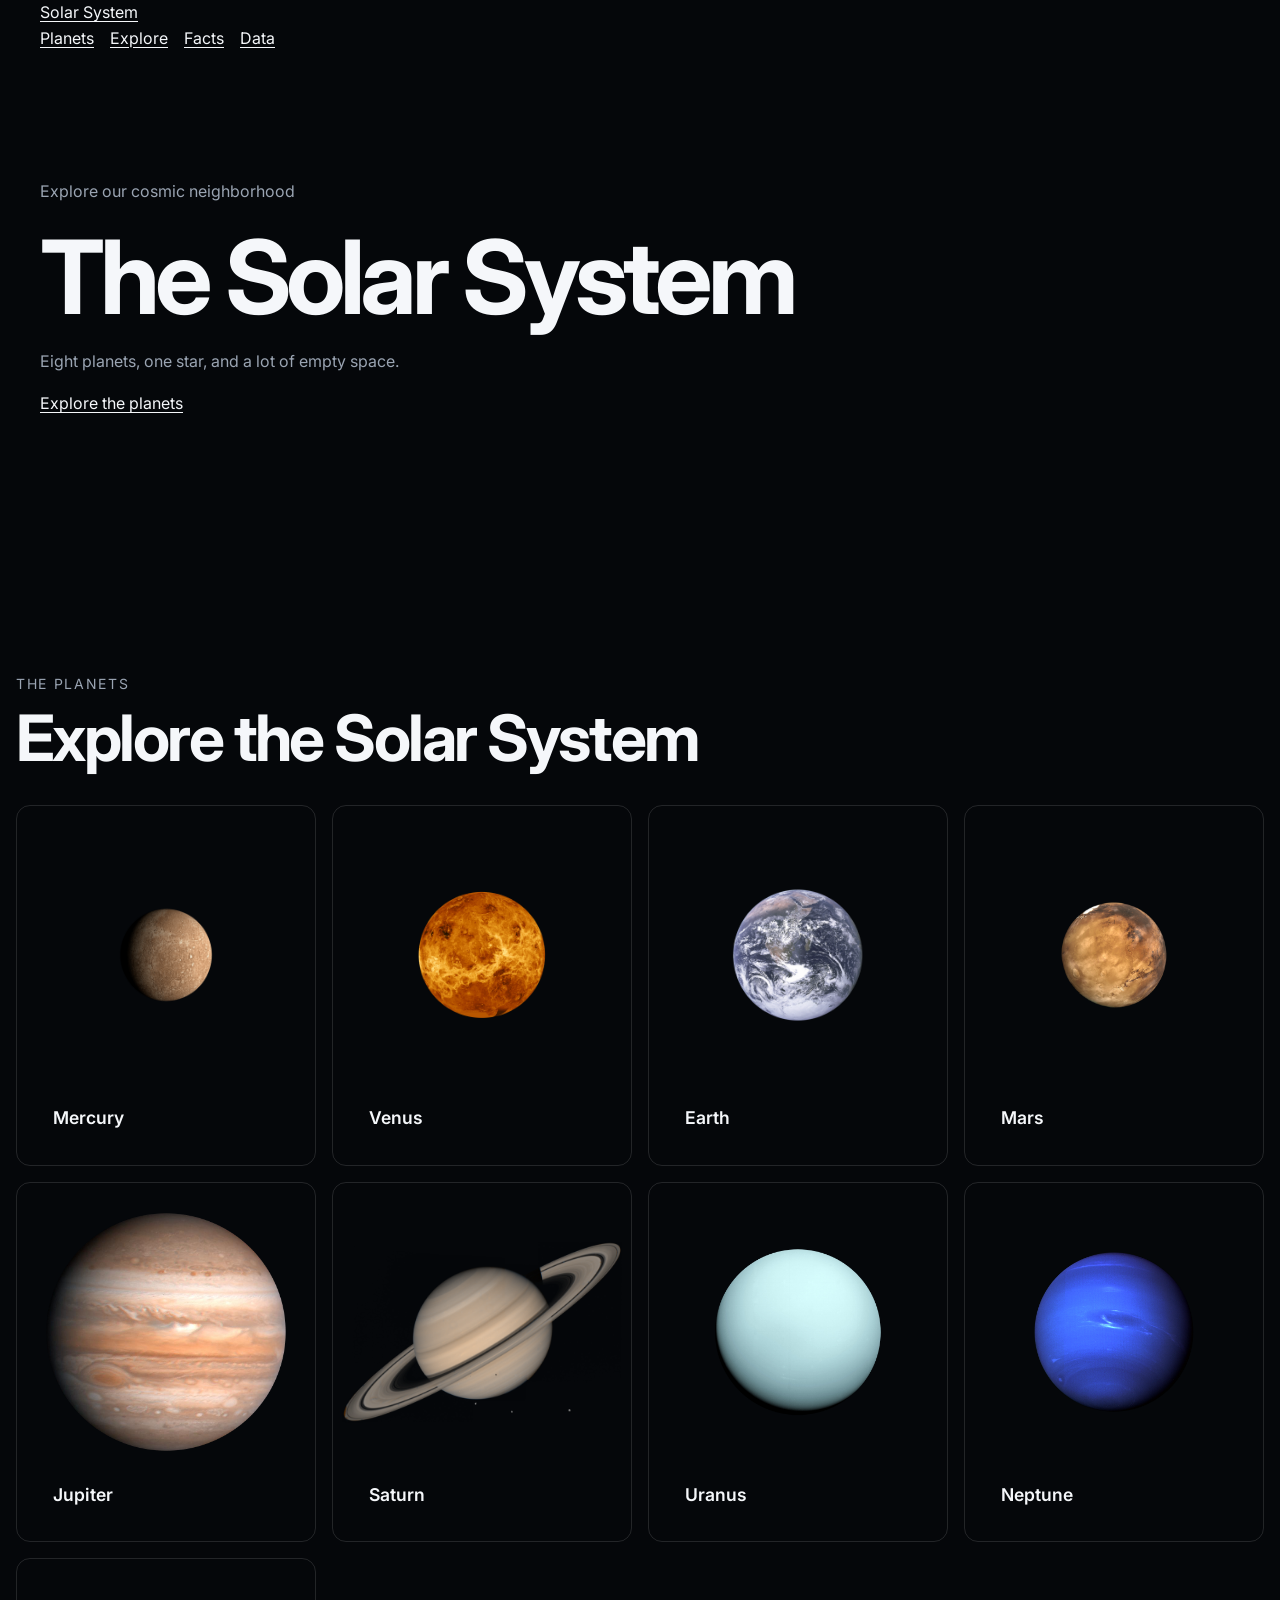
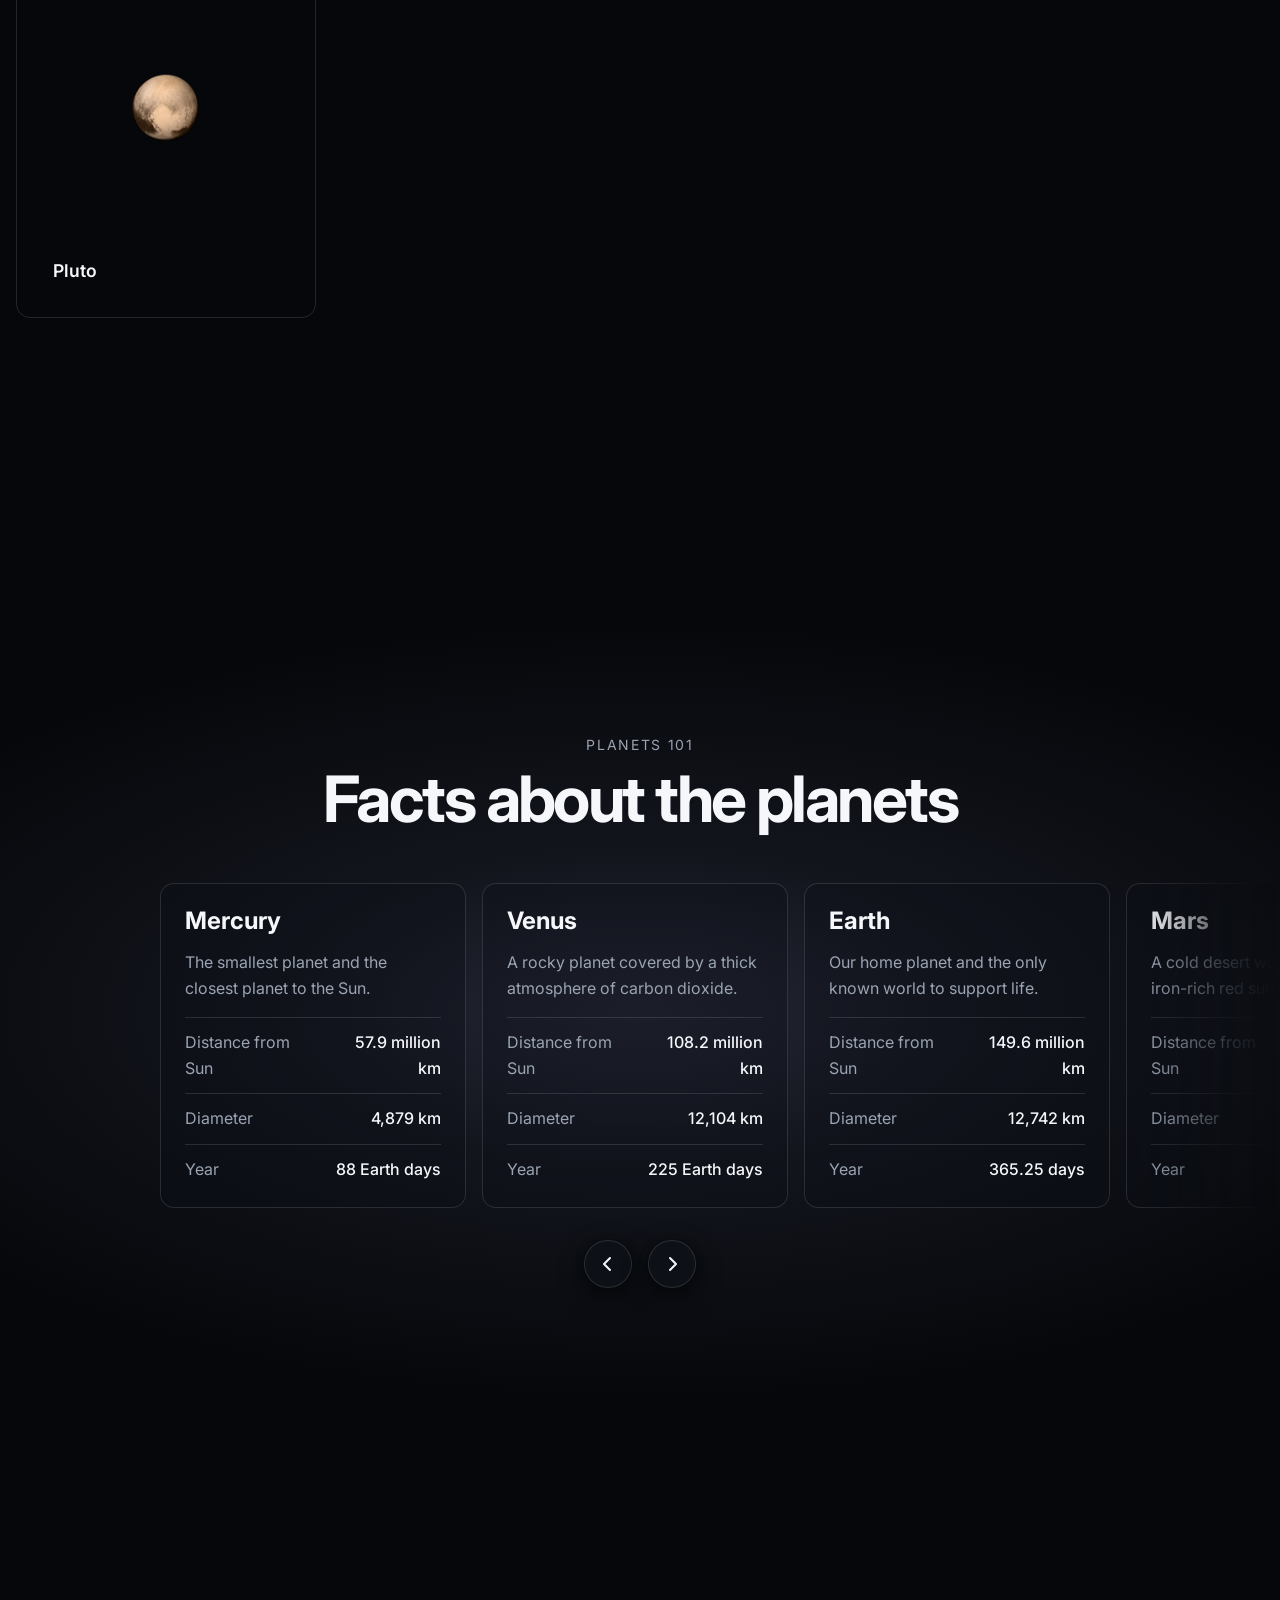
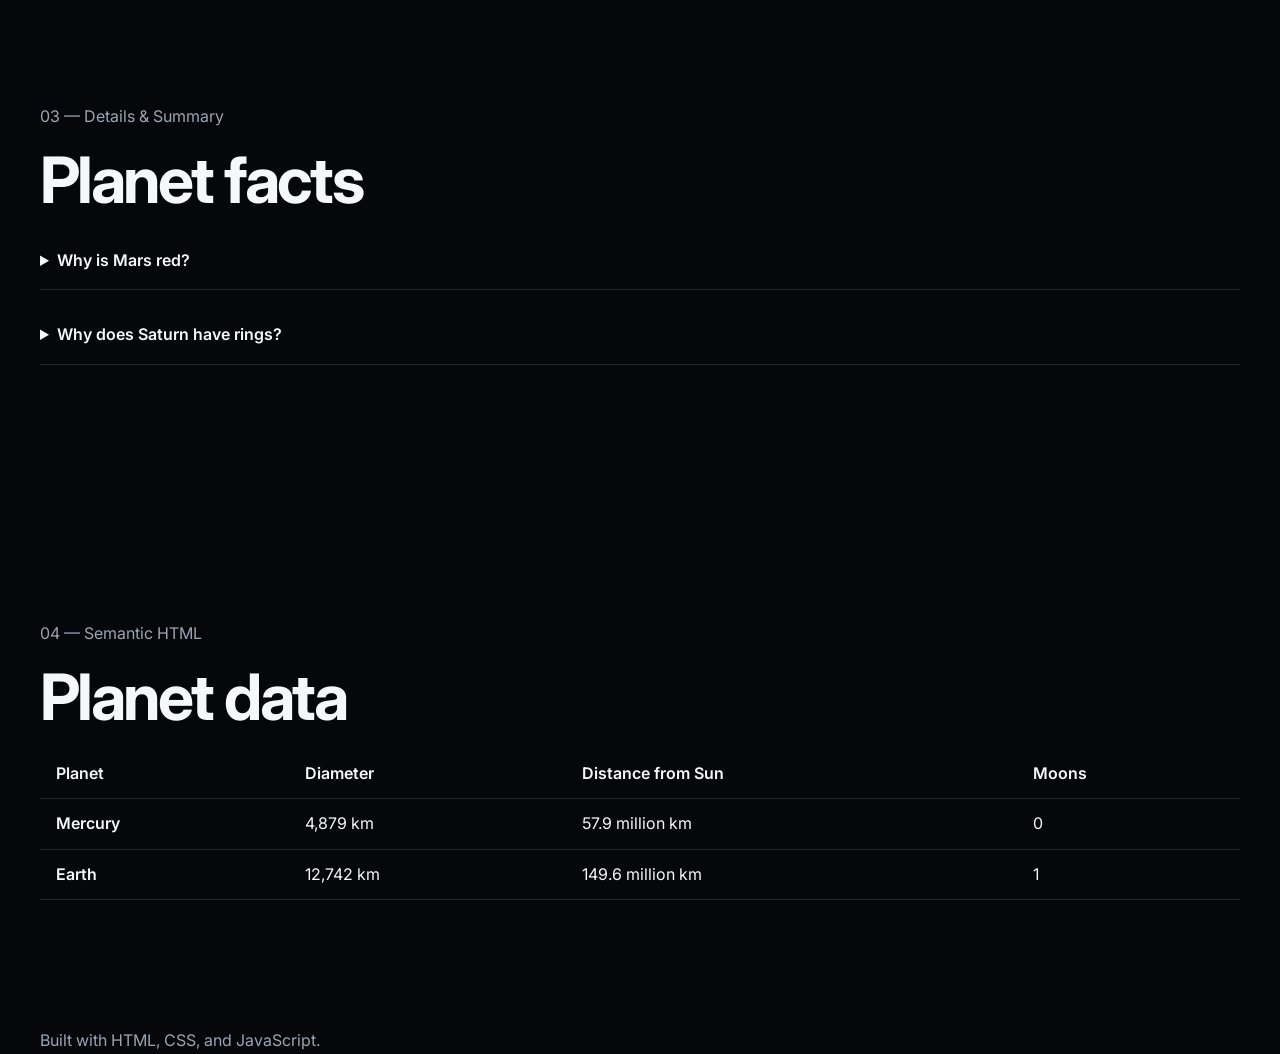
<file: index.html>
<!doctype html>
<html lang="en">
  <head>
    <meta charset="UTF-8" />

    <meta name="viewport" content="width=device-width, initial-scale=1.0" />

    <meta
      name="description"
      content="An interactive Solar System website demonstrating modern HTML, CSS, and JavaScript techniques."
    />

    <title>Solar System</title>

    <link rel="stylesheet" href="styles.css" />
  </head>

  <body>
    <header class="site-header">
      <div class="container">
        <a href="#" class="logo">Solar System</a>

        <nav aria-label="Main navigation">
          <ul class="cluster">
            <li><a href="#planets">Planets</a></li>
            <li><a href="#explore">Explore</a></li>
            <li><a href="#facts">Facts</a></li>
            <li><a href="#data">Data</a></li>
          </ul>
        </nav>
      </div>
    </header>

    <main>
      <section class="hero section">
        <div class="container stack">
          <p>Explore our cosmic neighborhood</p>

          <h1>The Solar System</h1>

          <p>Eight planets, one star, and a lot of empty space.</p>

          <a href="#planets">Explore the planets</a>
        </div>
      </section>

      <section id="planets" class="section">
        <div class="container-xl">
          <header class="section-header">
            <p class="section-label">The planets</p>
            <h2>Explore the Solar System</h2>
          </header>

          <div class="planets-grid">
            <a class="planet-card" href="/mercury.html">
              <figure>
                <img src="img/mercury.png" alt="Mercury" />
                <figcaption>Mercury</figcaption>
              </figure>
            </a>

            <a class="planet-card" href="/venus.html">
              <figure>
                <img src="img/venus.png" alt="Venus" />
                <figcaption>Venus</figcaption>
              </figure>
            </a>

            <a class="planet-card" href="/earth.html">
              <figure>
                <img src="img/earth.png" alt="Earth" />
                <figcaption>Earth</figcaption>
              </figure>
            </a>

            <a class="planet-card" href="/mars.html">
              <figure>
                <img src="img/mars.png" alt="Mars" />
                <figcaption>Mars</figcaption>
              </figure>
            </a>

            <a class="planet-card" href="/jupiter.html">
              <figure>
                <img src="img/jupiter.png" alt="Jupiter" />
                <figcaption>Jupiter</figcaption>
              </figure>
            </a>

            <a class="planet-card" href="/saturn.html">
              <figure>
                <img src="img/saturn.png" alt="Saturn" />
                <figcaption>Saturn</figcaption>
              </figure>
            </a>

            <a class="planet-card" href="/uranus.html">
              <figure>
                <img src="img/uranus.png" alt="Uranus" />
                <figcaption>Uranus</figcaption>
              </figure>
            </a>

            <a class="planet-card" href="/neptune.html">
              <figure>
                <img src="img/neptune.png" alt="Neptune" />
                <figcaption>Neptune</figcaption>
              </figure>
            </a>

            <a class="planet-card" href="/pluto.html">
              <figure>
                <img src="img/pluto.png" alt="Pluto" />
                <figcaption>Pluto</figcaption>
              </figure>
            </a>
          </div>
        </div>
      </section>

      <section class="section">
        <div class="container-xxl scrollsnap-xxl-container">
          <div class="container-xl scrollsnap-header">
            <header class="section-header">
              <p class="section-label">Planets 101</p>
              <h2>Facts about the planets</h2>
            </header>
          </div>

          <div class="planet-scroller-wrapper">
            <div class="planet-scroller">
              <article class="planet-info-card">
                <h3>Mercury</h3>
                <p>The smallest planet and the closest planet to the Sun.</p>

                <dl>
                  <div>
                    <dt>Distance from Sun</dt>
                    <dd>57.9 million km</dd>
                  </div>
                  <div>
                    <dt>Diameter</dt>
                    <dd>4,879 km</dd>
                  </div>
                  <div>
                    <dt>Year</dt>
                    <dd>88 Earth days</dd>
                  </div>
                </dl>
              </article>

              <article class="planet-info-card">
                <h3>Venus</h3>
                <p>
                  A rocky planet covered by a thick atmosphere of carbon
                  dioxide.
                </p>

                <dl>
                  <div>
                    <dt>Distance from Sun</dt>
                    <dd>108.2 million km</dd>
                  </div>
                  <div>
                    <dt>Diameter</dt>
                    <dd>12,104 km</dd>
                  </div>
                  <div>
                    <dt>Year</dt>
                    <dd>225 Earth days</dd>
                  </div>
                </dl>
              </article>

              <article class="planet-info-card">
                <h3>Earth</h3>
                <p>Our home planet and the only known world to support life.</p>

                <dl>
                  <div>
                    <dt>Distance from Sun</dt>
                    <dd>149.6 million km</dd>
                  </div>
                  <div>
                    <dt>Diameter</dt>
                    <dd>12,742 km</dd>
                  </div>
                  <div>
                    <dt>Year</dt>
                    <dd>365.25 days</dd>
                  </div>
                </dl>
              </article>

              <article class="planet-info-card">
                <h3>Mars</h3>
                <p>A cold desert world known for its iron-rich red surface.</p>

                <dl>
                  <div>
                    <dt>Distance from Sun</dt>
                    <dd>227.9 million km</dd>
                  </div>
                  <div>
                    <dt>Diameter</dt>
                    <dd>6,779 km</dd>
                  </div>
                  <div>
                    <dt>Year</dt>
                    <dd>687 Earth days</dd>
                  </div>
                </dl>
              </article>

              <article class="planet-info-card">
                <h3>Jupiter</h3>
                <p>
                  The largest planet in the Solar System and a massive gas
                  giant.
                </p>

                <dl>
                  <div>
                    <dt>Distance from Sun</dt>
                    <dd>778.5 million km</dd>
                  </div>
                  <div>
                    <dt>Diameter</dt>
                    <dd>139,820 km</dd>
                  </div>
                  <div>
                    <dt>Year</dt>
                    <dd>11.86 Earth years</dd>
                  </div>
                </dl>
              </article>

              <article class="planet-info-card">
                <h3>Saturn</h3>
                <p>
                  A gas giant best known for its extensive system of icy rings.
                </p>

                <dl>
                  <div>
                    <dt>Distance from Sun</dt>
                    <dd>1.43 billion km</dd>
                  </div>
                  <div>
                    <dt>Diameter</dt>
                    <dd>116,460 km</dd>
                  </div>
                  <div>
                    <dt>Year</dt>
                    <dd>29.5 Earth years</dd>
                  </div>
                </dl>
              </article>

              <article class="planet-info-card">
                <h3>Uranus</h3>
                <p>An ice giant that rotates almost completely on its side.</p>

                <dl>
                  <div>
                    <dt>Distance from Sun</dt>
                    <dd>2.87 billion km</dd>
                  </div>
                  <div>
                    <dt>Diameter</dt>
                    <dd>50,724 km</dd>
                  </div>
                  <div>
                    <dt>Year</dt>
                    <dd>84 Earth years</dd>
                  </div>
                </dl>
              </article>

              <article class="planet-info-card">
                <h3>Neptune</h3>
                <p>
                  A distant blue ice giant with some of the fastest winds known.
                </p>

                <dl>
                  <div>
                    <dt>Distance from Sun</dt>
                    <dd>4.5 billion km</dd>
                  </div>
                  <div>
                    <dt>Diameter</dt>
                    <dd>49,244 km</dd>
                  </div>
                  <div>
                    <dt>Year</dt>
                    <dd>164.8 Earth years</dd>
                  </div>
                </dl>
              </article>

              <article class="planet-info-card">
                <h3>Pluto</h3>
                <p>
                  A dwarf planet in the Kuiper Belt beyond the orbit of Neptune.
                </p>

                <dl>
                  <div>
                    <dt>Distance from Sun</dt>
                    <dd>5.9 billion km</dd>
                  </div>
                  <div>
                    <dt>Diameter</dt>
                    <dd>2,377 km</dd>
                  </div>
                  <div>
                    <dt>Year</dt>
                    <dd>248 Earth years</dd>
                  </div>
                </dl>
              </article>
            </div>
            <div class="scroller-controls">
              <button
                class="scroller-button scroller-button-left"
                type="button"
                aria-label="Scroll planets left"
              >
                <svg
                  xmlns="http://www.w3.org/2000/svg"
                  width="24"
                  height="24"
                  viewBox="0 0 24 24"
                  fill="none"
                  stroke="currentColor"
                  stroke-width="2"
                  stroke-linecap="round"
                  stroke-linejoin="round"
                  aria-hidden="true"
                >
                  <path d="m15 18-6-6 6-6" />
                </svg>
              </button>
              <button
                class="scroller-button scroller-button-right"
                type="button"
                aria-label="Scroll planets right"
              >
                <svg
                  xmlns="http://www.w3.org/2000/svg"
                  width="24"
                  height="24"
                  viewBox="0 0 24 24"
                  fill="none"
                  stroke="currentColor"
                  stroke-width="2"
                  stroke-linecap="round"
                  stroke-linejoin="round"
                  aria-hidden="true"
                >
                  <path d="m9 18 6-6-6-6" />
                </svg>
              </button>
            </div>
          </div>
        </div>
      </section>

      <section id="facts" class="section">
        <div class="container stack">
          <header class="stack">
            <p>03 — Details & Summary</p>
            <h2>Planet facts</h2>
          </header>

          <details>
            <summary>Why is Mars red?</summary>

            <p>
              Iron minerals in the Martian surface oxidize and give the planet
              its reddish appearance.
            </p>
          </details>

          <details>
            <summary>Why does Saturn have rings?</summary>

            <p>
              Saturn's rings are made mostly of ice, rock, and dust orbiting the
              planet.
            </p>
          </details>
        </div>
      </section>

      <section id="data" class="section">
        <div class="container stack">
          <header class="stack">
            <p>04 — Semantic HTML</p>
            <h2>Planet data</h2>
          </header>

          <div class="table-wrapper">
            <table>
              <thead>
                <tr>
                  <th>Planet</th>
                  <th>Diameter</th>
                  <th>Distance from Sun</th>
                  <th>Moons</th>
                </tr>
              </thead>

              <tbody>
                <tr>
                  <th scope="row">Mercury</th>
                  <td>4,879 km</td>
                  <td>57.9 million km</td>
                  <td>0</td>
                </tr>

                <tr>
                  <th scope="row">Earth</th>
                  <td>12,742 km</td>
                  <td>149.6 million km</td>
                  <td>1</td>
                </tr>
              </tbody>
            </table>
          </div>
        </div>
      </section>
    </main>

    <footer class="site-footer">
      <div class="container">
        <p>Built with HTML, CSS, and JavaScript.</p>
      </div>
    </footer>

    <dialog id="planet-dialog">
      <div class="stack">
        <h2>Planet name</h2>

        <p>Planet information goes here.</p>

        <button type="button">Close</button>
      </div>
    </dialog>
    <script>
      const scroller = document.querySelector(".planet-scroller");
      const leftButton = document.querySelector(".scroller-button-left");
      const rightButton = document.querySelector(".scroller-button-right");

      const getScrollAmount = () => {
        const card = scroller.querySelector(".planet-info-card");
        const styles = getComputedStyle(scroller);
        const gap = parseFloat(styles.columnGap);

        return card.getBoundingClientRect().width + gap;
      };

      leftButton.addEventListener("click", () => {
        scroller.scrollBy({
          left: -getScrollAmount(),
          behavior: "smooth",
        });
      });

      rightButton.addEventListener("click", () => {
        scroller.scrollBy({
          left: getScrollAmount(),
          behavior: "smooth",
        });
      });
    </script>
  </body>
</html>
</file>
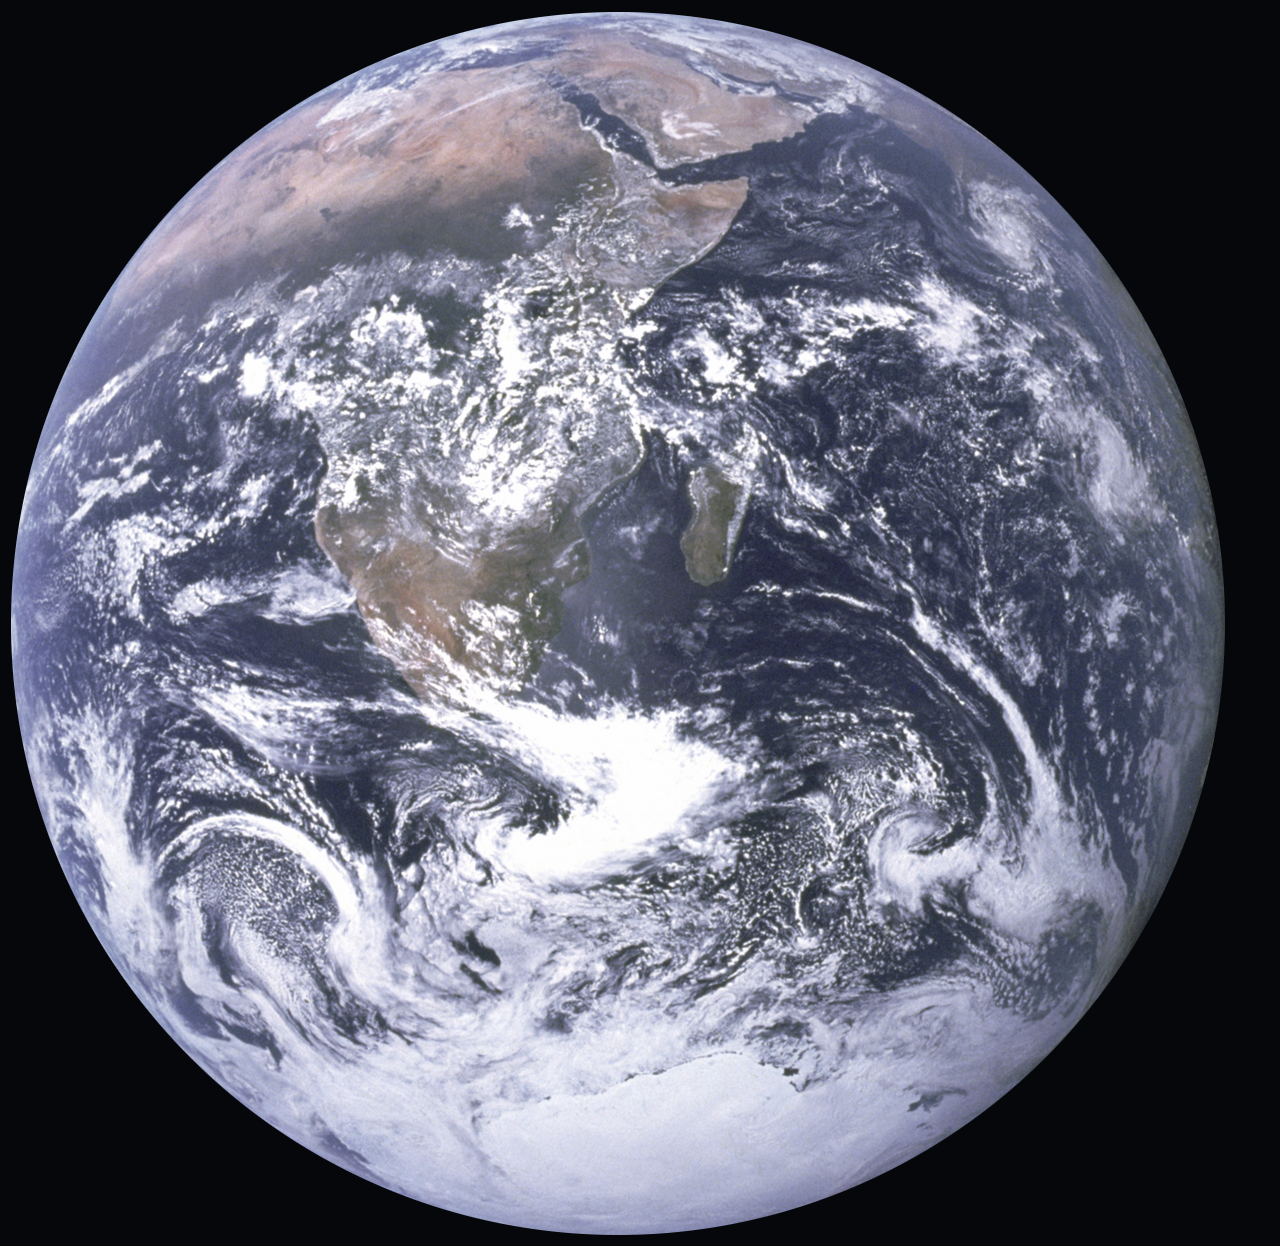
<file: earth.html>
<!doctype html>
<html lang="en">
  <head>
    <meta charset="UTF-8" />
    <meta name="viewport" content="width=device-width, initial-scale=1.0" />
    <title>Document</title>
    <link rel="stylesheet" href="../styles.css" />
  </head>
  <body>
    <img class="earth-big" src="../img/earth.png" alt="Earth" />
  </body>
</html>
</file>
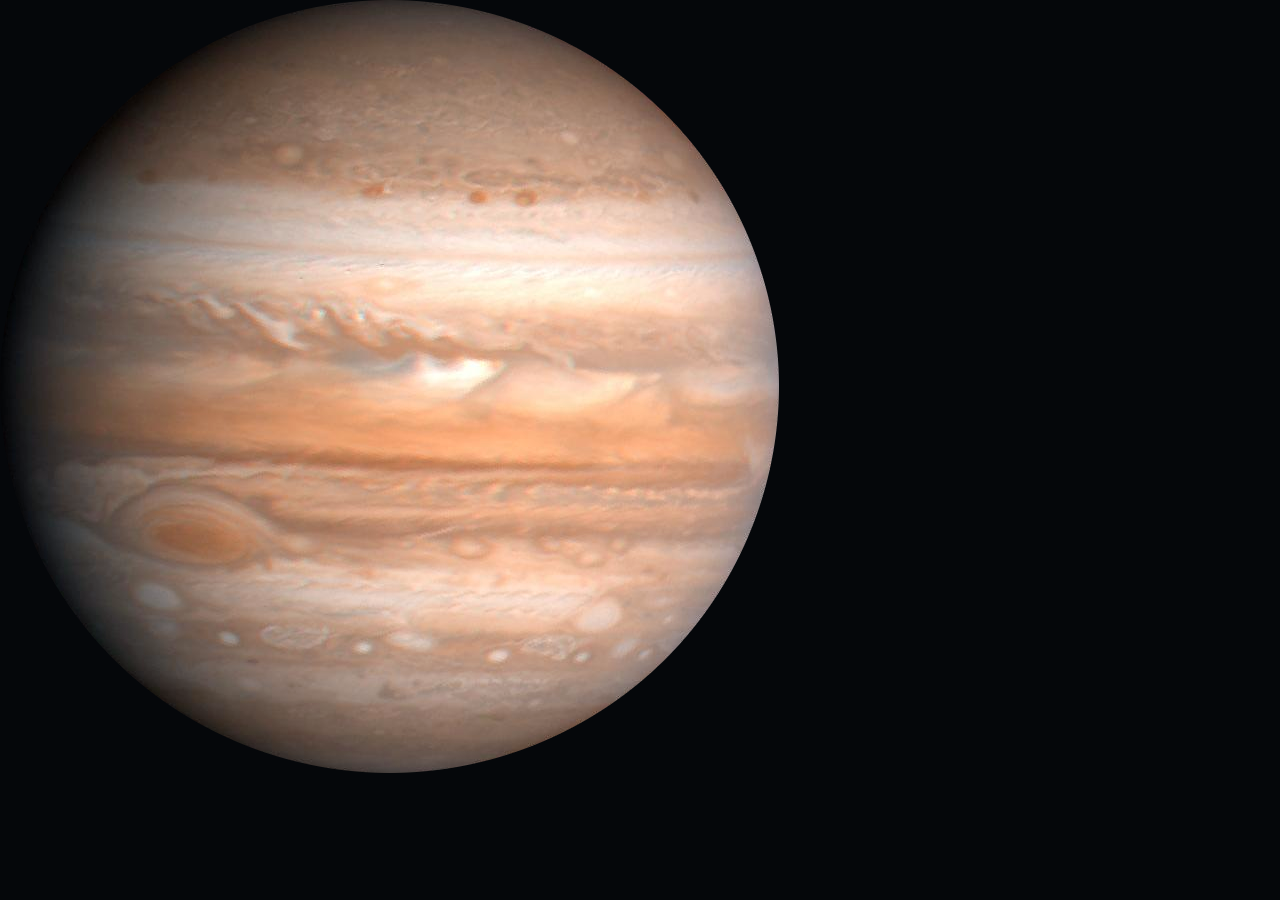
<file: jupiter.html>
<!doctype html>
<html lang="en">
  <head>
    <meta charset="UTF-8" />
    <meta name="viewport" content="width=device-width, initial-scale=1.0" />
    <title>Document</title>
    <link rel="stylesheet" href="../styles.css" />
  </head>
  <body>
    <img class="jupiter-big" src="../img/jupiter.png" alt="Jupiter" />
  </body>
</html>
</file>
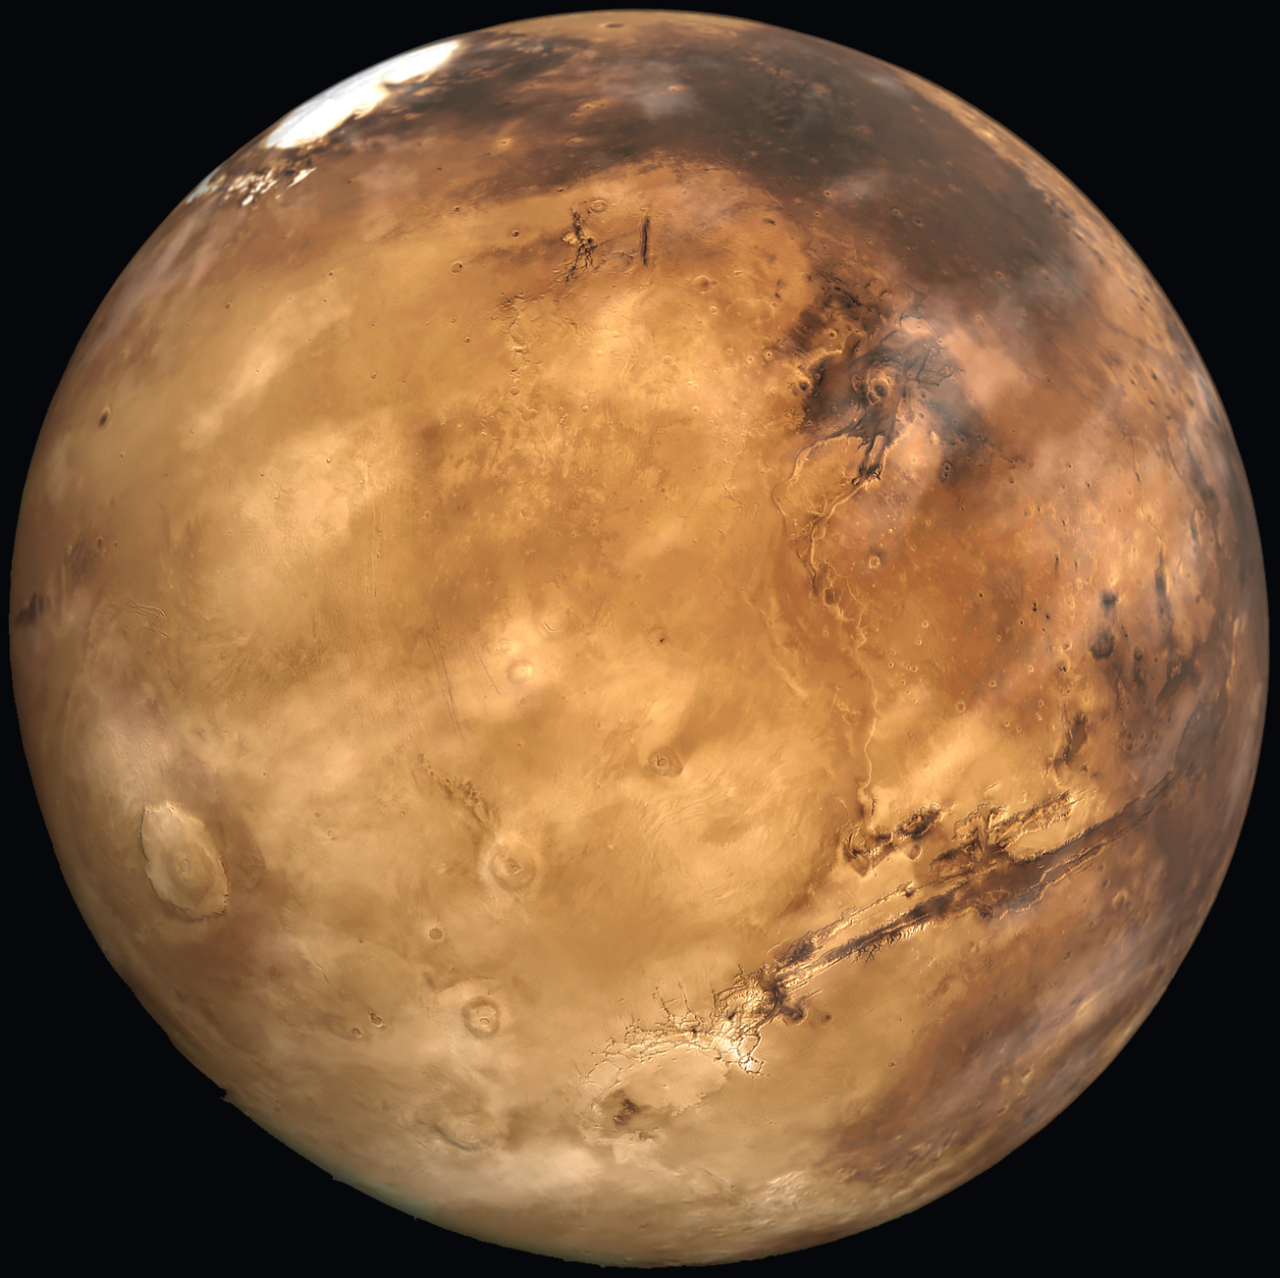
<file: mars.html>
<!doctype html>
<html lang="en">
  <head>
    <meta charset="UTF-8" />
    <meta name="viewport" content="width=device-width, initial-scale=1.0" />
    <title>Document</title>
    <link rel="stylesheet" href="../styles.css" />
  </head>
  <body>
    <img class="mars-big" src="../img/mars.png" alt="Mars" />
  </body>
</html>
</file>
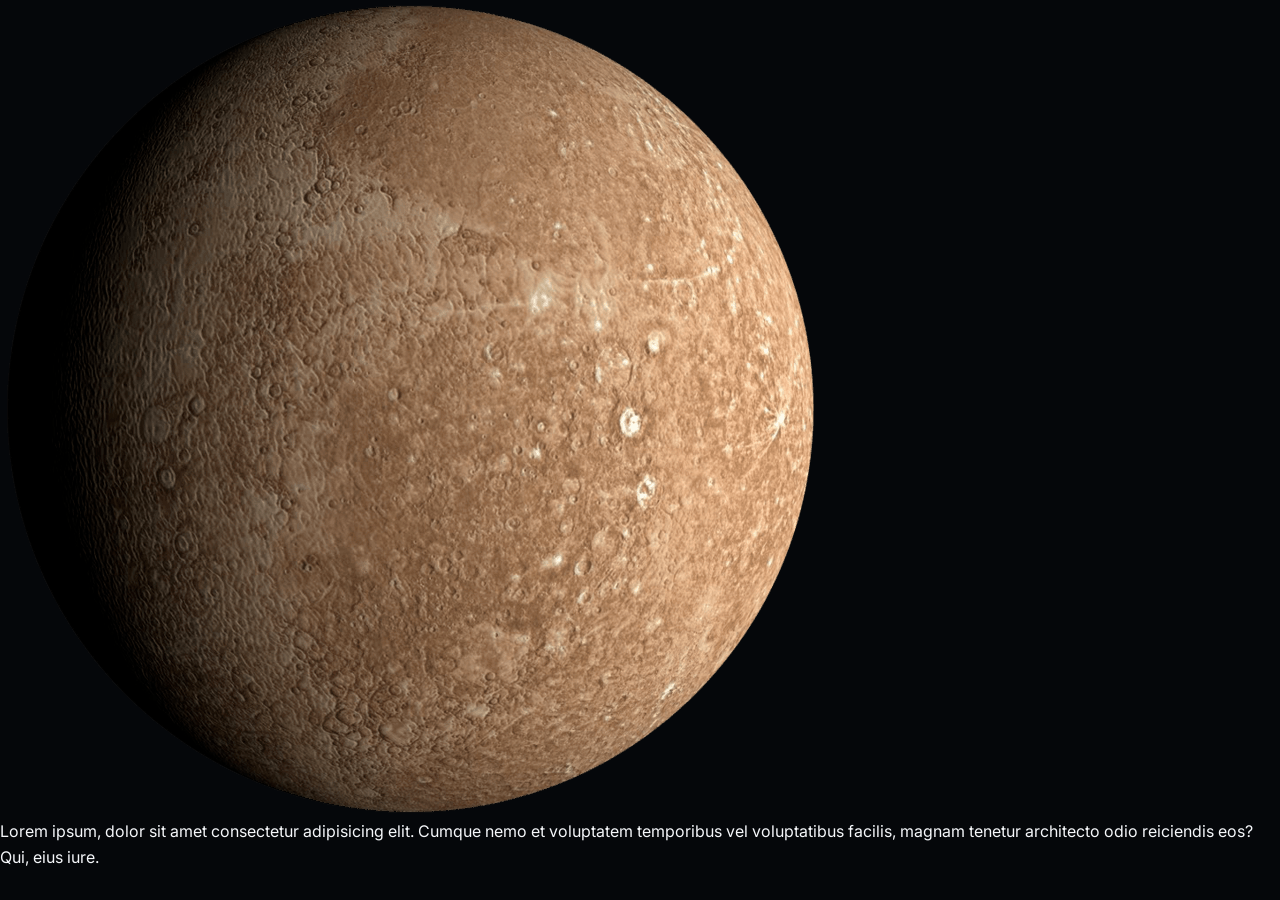
<file: mercury.html>
<!doctype html>
<html lang="en">
  <head>
    <meta charset="UTF-8" />
    <meta name="viewport" content="width=device-width, initial-scale=1.0" />
    <title>Document</title>
    <link rel="stylesheet" href="../styles.css" />
  </head>
  <body>
    <img class="mercury-big" src="../img/mercury.png" alt="Mercury" />
    Lorem ipsum, dolor sit amet consectetur adipisicing elit. Cumque nemo et
    voluptatem temporibus vel voluptatibus facilis, magnam tenetur architecto
    odio reiciendis eos? Qui, eius iure.
  </body>
</html>
</file>
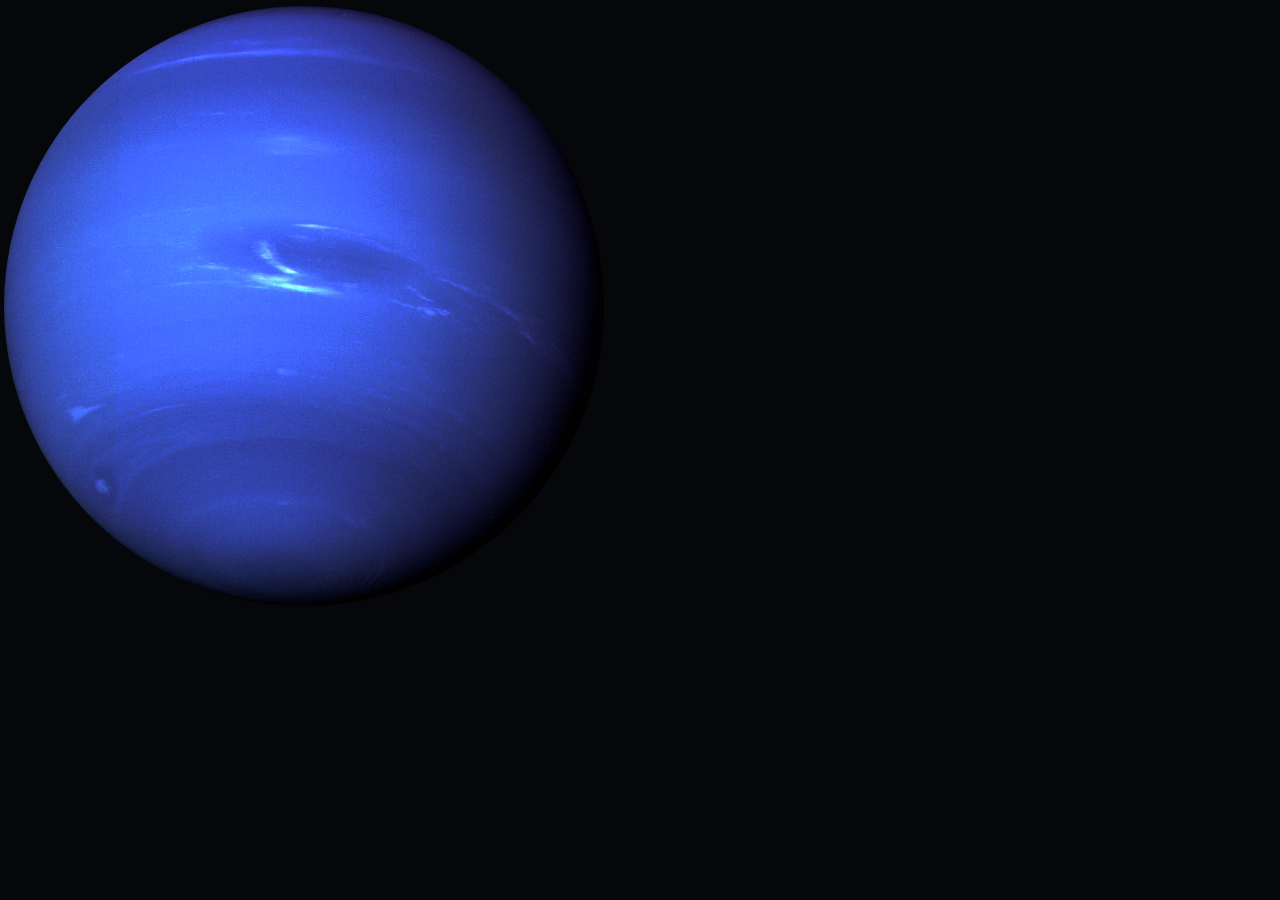
<file: neptune.html>
<!doctype html>
<html lang="en">
  <head>
    <meta charset="UTF-8" />
    <meta name="viewport" content="width=device-width, initial-scale=1.0" />
    <title>Document</title>
    <link rel="stylesheet" href="../styles.css" />
  </head>
  <body>
    <img class="neptune-big" src="../img/neptune.png" alt="Neptune" />
  </body>
</html>
</file>
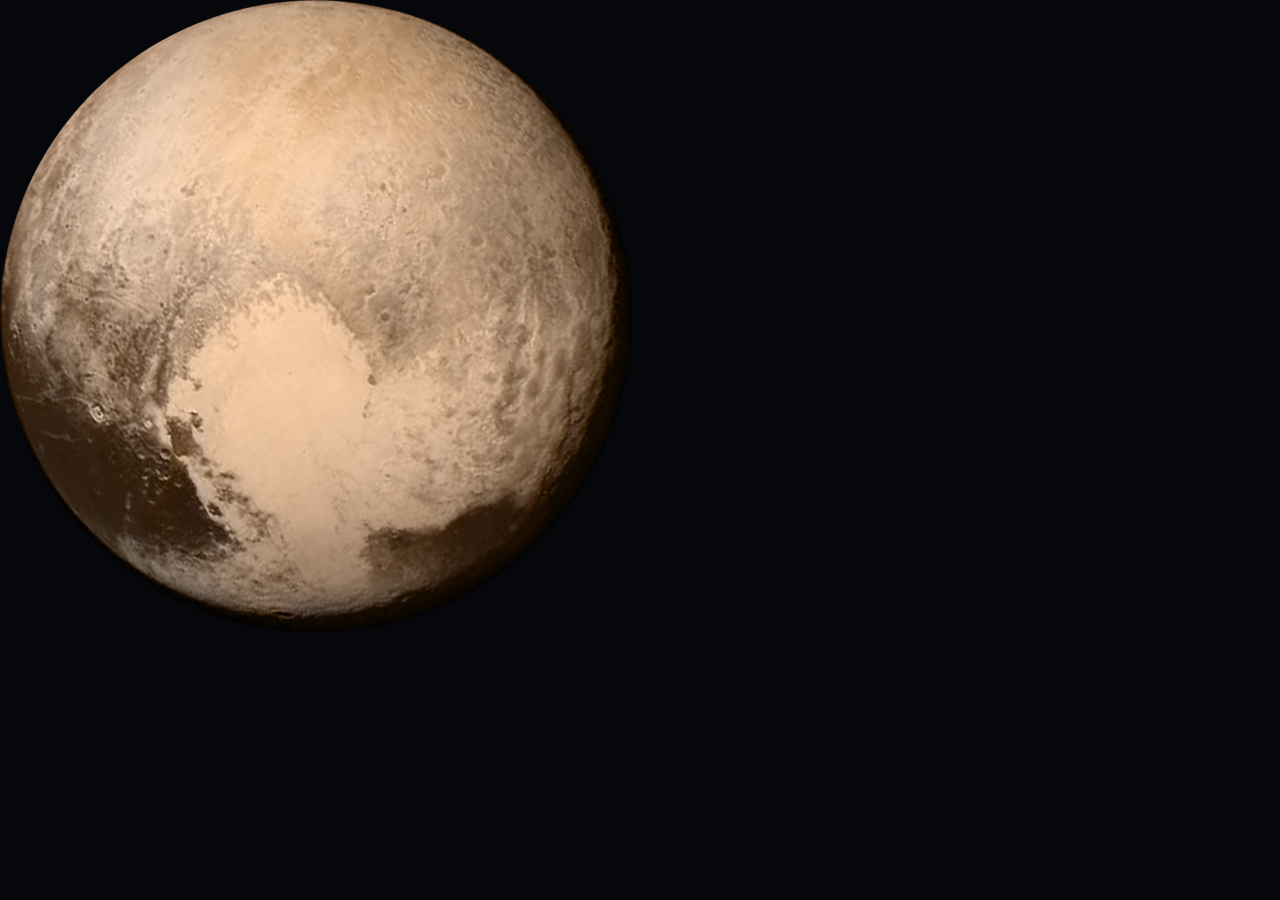
<file: pluto.html>
<!doctype html>
<html lang="en">
  <head>
    <meta charset="UTF-8" />
    <meta name="viewport" content="width=device-width, initial-scale=1.0" />
    <title>Document</title>
    <link rel="stylesheet" href="../styles.css" />
  </head>
  <body>
    <img class="pluto-big" src="../img/pluto.png" alt="Pluto" />
  </body>
</html>
</file>
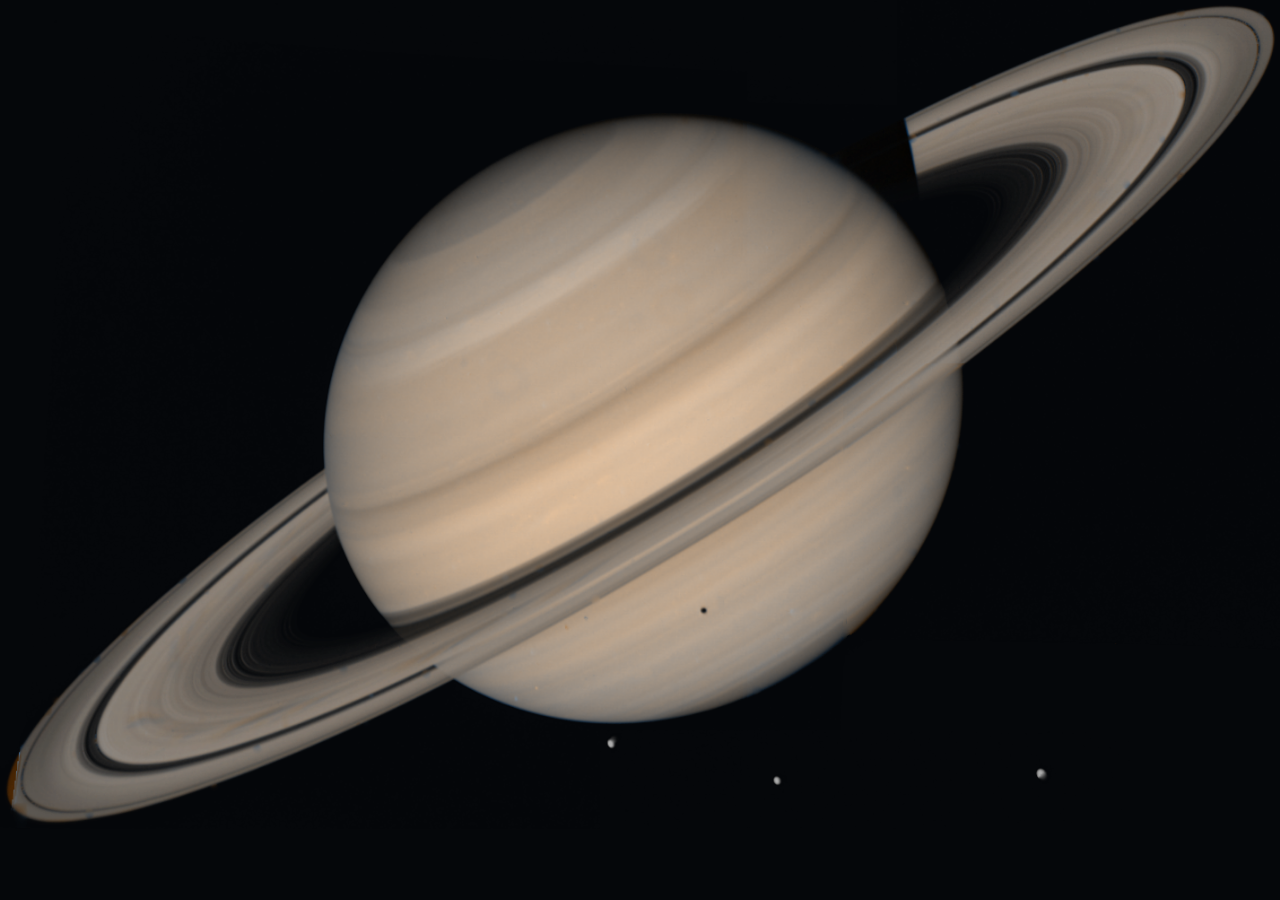
<file: saturn.html>
<!doctype html>
<html lang="en">
  <head>
    <meta charset="UTF-8" />
    <meta name="viewport" content="width=device-width, initial-scale=1.0" />
    <title>Document</title>
    <link rel="stylesheet" href="../styles.css" />
  </head>
  <body>
    <img class="saturn-big" src="../img/saturn.png" alt="Saturn" />
  </body>
</html>
</file>
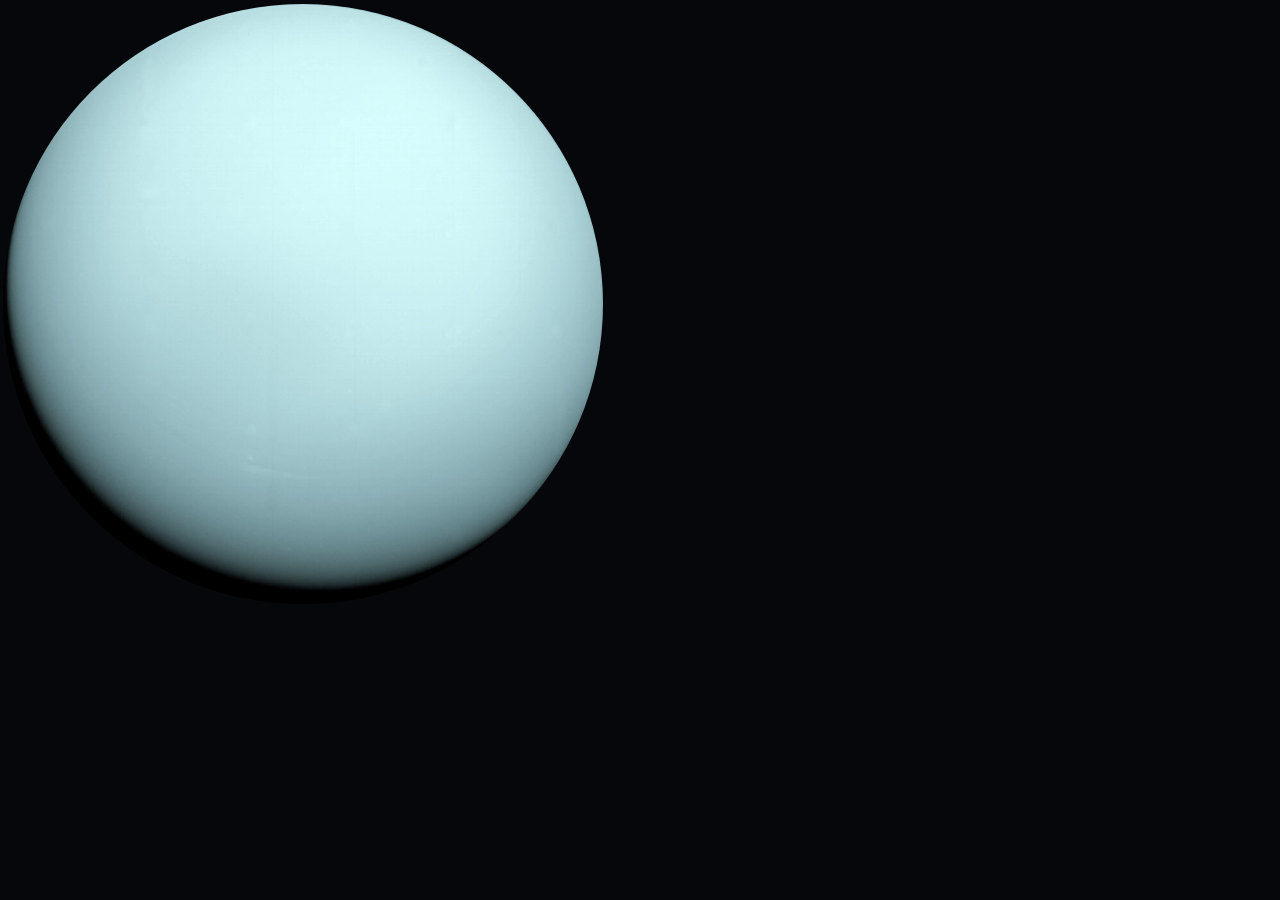
<file: uranus.html>
<!doctype html>
<html lang="en">
  <head>
    <meta charset="UTF-8" />
    <meta name="viewport" content="width=device-width, initial-scale=1.0" />
    <title>Document</title>
    <link rel="stylesheet" href="../styles.css" />
  </head>
  <body>
    <img class="uranus-big" src="../img/uranus.png" alt="Uranus" />
  </body>
</html>
</file>
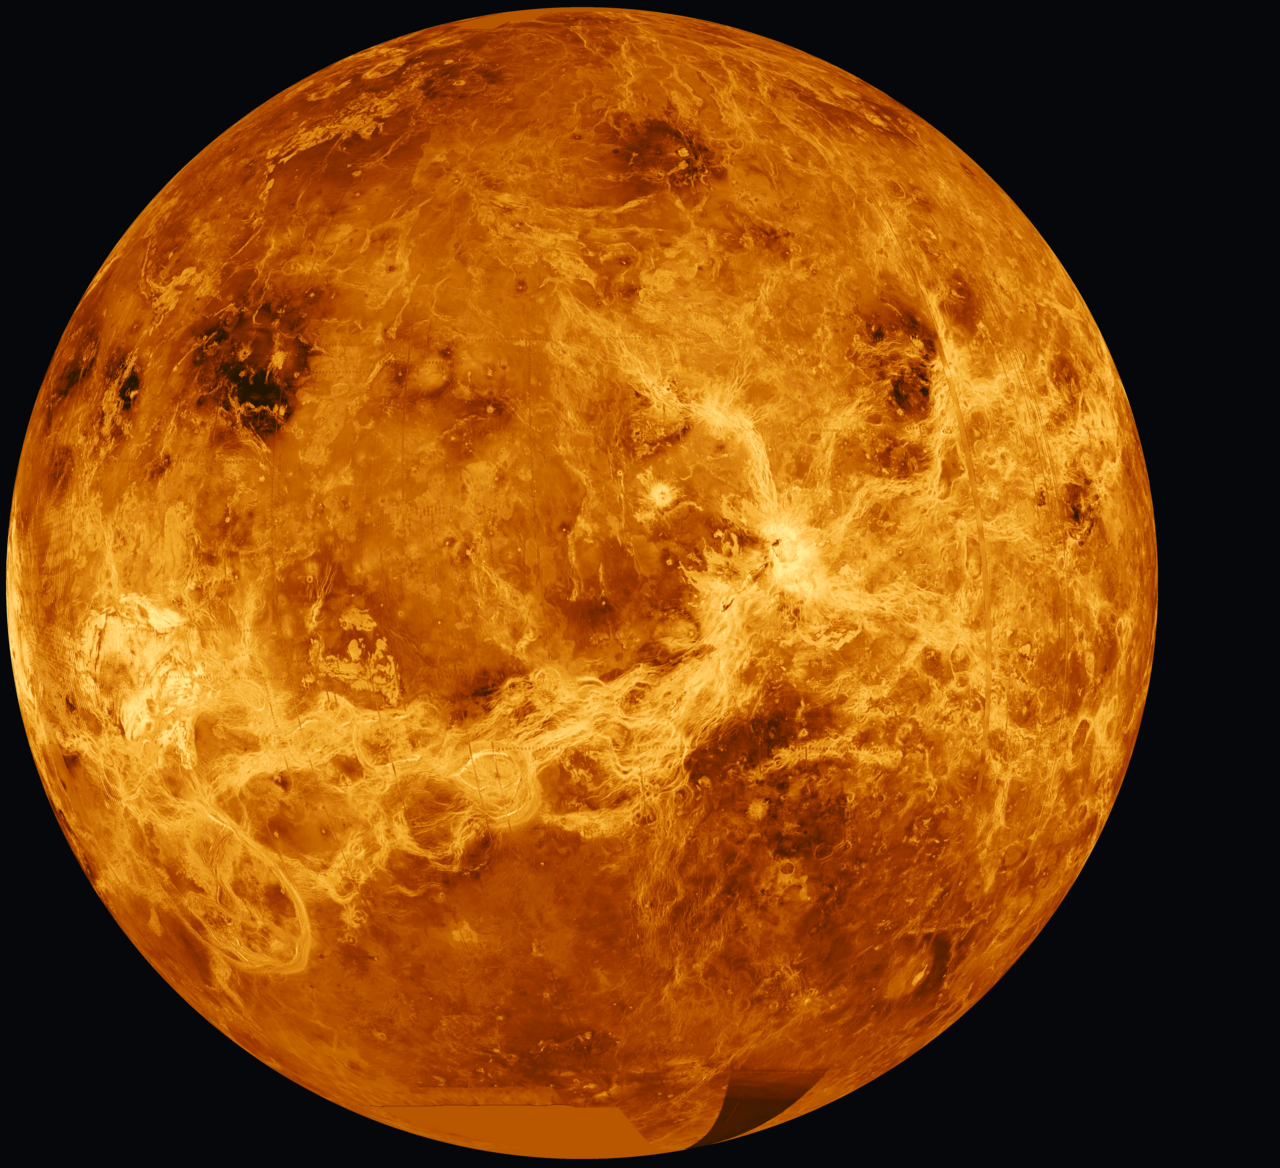
<file: venus.html>
<!doctype html>
<html lang="en">
  <head>
    <meta charset="UTF-8" />
    <meta name="viewport" content="width=device-width, initial-scale=1.0" />
    <title>Document</title>
    <link rel="stylesheet" href="../styles.css" />
  </head>
  <body>
    <img class="venus-big" src="../img/venus.png" alt="Venus" />
  </body>
</html>
</file>
<file: styles.css>
@import url("https://fonts.googleapis.com/css2?family=Inter:wght@400;500;600;700&display=swap");

:root {
  color-scheme: dark;

  --bg: #05070a;
  --surface: #0d1117;
  --surface-soft: #131922;

  --text: #f5f7fa;
  --text-muted: #9aa4b2;
  --border: rgba(255, 255, 255, 0.12);

  --accent: rgb(0, 0, 255);
  --accent-gradient: rgb(183, 183, 250);

  --radius-sm: 0.5rem;
  --radius-md: 0.875rem;
  --radius-lg: 1.5rem;

  --space-xs: 0.5rem;
  --space-sm: 0.75rem;
  --space-md: 1rem;
  --space-lg: 1.5rem;
  --space-xl: 2rem;
  --space-2xl: 4rem;

  --content-width: 1200px;
  --content-width-xl: 1400px;
  --content-width-xxl: 1600px;

  --transition-fast: 150ms ease;
  --transition-normal: 300ms ease;
}

/* Reset */

*,
*::before,
*::after {
  box-sizing: border-box;
}

html {
  scroll-behavior: smooth;
}

body {
  margin: 0;
  min-height: 100vh;

  background: var(--bg);
  color: var(--text);

  font-family:
    "Inter",
    system-ui,
    -apple-system,
    BlinkMacSystemFont,
    "Segoe UI",
    sans-serif;

  font-size: 1rem;
  line-height: 1.6;

  -webkit-font-smoothing: antialiased;
}

::selection {
  background-color: blue;
  color: var(--text);
}

/* Typography */

h1,
h2,
h3,
h4,
h5,
h6,
p {
  margin: 0;
}

h1,
h2,
h3,
h4 {
  line-height: 1.1;
  text-wrap: balance;
}

h1 {
  font-size: clamp(3rem, 8vw, 7rem);
  letter-spacing: -0.05em;
}

h2 {
  font-size: clamp(2rem, 5vw, 4rem);
  letter-spacing: -0.04em;
}

h3 {
  font-size: clamp(1.4rem, 3vw, 2rem);
}

p {
  max-width: 65ch;
  color: var(--text-muted);
}

small {
  color: var(--text-muted);
}

/* Links */

a {
  color: inherit;
  text-decoration-thickness: 0.08em;
  text-underline-offset: 0.2em;
}

a:hover {
  color: dodgerblue;
}

/* Media */

img,
picture,
video,
canvas,
svg {
  display: block;
  max-width: 100%;
}

img,
video {
  height: auto;
}

/* Forms */

button,
input,
textarea,
select {
  font: inherit;
  color: inherit;
}

button {
  border: 0;
  cursor: pointer;
}

input,
textarea,
select {
  width: 100%;
  padding: 0.75rem 1rem;

  border: 1px solid var(--border);
  border-radius: var(--radius-sm);

  background: var(--surface);
  color: var(--text);
}

textarea {
  min-height: 8rem;
  resize: vertical;
}

::placeholder {
  color: var(--text-muted);
  opacity: 0.7;
}

/* Focus */

:focus-visible {
  outline: 2px solid var(--accent);
  outline-offset: 3px;
}

/* Lists */

ul,
ol {
  margin: 0;
  padding-left: 1.5rem;
}

nav ul {
  list-style: none;
  padding: 0;
}

/* Tables */

table {
  width: 100%;
  border-collapse: collapse;
}

th,
td {
  padding: 0.75rem 1rem;
  border-bottom: 1px solid var(--border);
  text-align: left;
}

th {
  font-weight: 600;
}

/* Dialog */

dialog {
  width: min(90%, 700px);

  padding: 0;

  border: 1px solid var(--border);
  border-radius: var(--radius-lg);

  background: var(--surface);
  color: var(--text);
}

dialog::backdrop {
  background: rgb(0 0 0 / 0.75);
  backdrop-filter: blur(6px);
}

/* Details */

details {
  padding: 1rem 0;
  border-bottom: 1px solid var(--border);
}

summary {
  cursor: pointer;
  font-weight: 600;
}

details[open] summary {
  margin-bottom: 0.75rem;
}

/* Layout */

.container {
  width: min(calc(100% - 2rem), var(--content-width));
  margin: 0 auto;
}

.container-xl {
  width: min(calc(100% - 2rem), var(--content-width-xl));
  margin: 0 auto;
}

.container-xxl {
  width: min(calc(100% - 2rem), var(--content-width-xxl));
  margin: 0 auto;
}

.section {
  padding: clamp(4rem, 10vw, 8rem) 0;
}

.stack {
  display: flex;
  flex-direction: column;
  gap: var(--space-md);
}

.cluster {
  display: flex;
  flex-wrap: wrap;
  align-items: center;
  gap: var(--space-md);
}

.grid {
  display: grid;
  gap: var(--space-lg);
}

/* Utility */

.visually-hidden {
  position: absolute;

  width: 1px;
  height: 1px;

  padding: 0;
  margin: -1px;

  overflow: hidden;
  clip: rect(0, 0, 0, 0);

  white-space: nowrap;
  border: 0;
}

/* Reduced motion */

@media (prefers-reduced-motion: reduce) {
  html {
    scroll-behavior: auto;
  }

  *,
  *::before,
  *::after {
    animation-duration: 0.01ms !important;
    animation-iteration-count: 1 !important;
    transition-duration: 0.01ms !important;
  }
}

/* planets grid (new) */

.section-header {
  margin-bottom: 2rem;
}

.section-label {
  margin-bottom: 0.5rem;
  font-size: 0.875rem;
  text-transform: uppercase;
  letter-spacing: 0.12em;
}

.planets-grid {
  display: grid;
  grid-template-columns: repeat(2, 1fr);
  gap: 1rem;
}

.planet-card {
  display: block;

  border: 1px solid var(--border);
  border-radius: var(--radius-md);

  overflow: hidden;

  padding: 1rem;
  color: inherit;
  text-decoration: none;

  transition:
    transform var(--transition-normal),
    border-color var(--transition-normal),
    background-color var(--transition-normal);
}

.planet-card:hover {
  /* transform: translateY(-4px); */
  border-color: rgba(255, 255, 255, 0.25);
  /* background: var(--surface); */
}

.planet-card:focus-visible {
  outline: 2px solid var(--accent);
  outline-offset: 4px;
}

.planet-card figure {
  margin: 0;
}

.planet-card img {
  width: 100%;
  aspect-ratio: 1 / 1;
  object-fit: contain;
}

.planet-card:nth-child(1) img {
  scale: 0.35;
  view-transition-name: mercury-img;
} /* Mercury */
.planet-card:nth-child(2) img {
  scale: 0.48;
  view-transition-name: venus-img;
} /* Venus */
.planet-card:nth-child(3) img {
  scale: 0.5;
  view-transition-name: earth-img;
} /* Earth */
.planet-card:nth-child(4) img {
  scale: 0.4;
  view-transition-name: mars-img;
} /* Mars */
.planet-card:nth-child(5) img {
  scale: 0.9;
  view-transition-name: jupiter-img;
} /* Jupiter */
.planet-card:nth-child(6) img {
  scale: 1.05;
  view-transition-name: saturn-img;
} /* Saturn + rings */
.planet-card:nth-child(7) img {
  scale: 0.63;
  view-transition-name: uranus-img;
} /* Uranus */
.planet-card:nth-child(8) img {
  scale: 0.61;
  view-transition-name: neptune-img;
} /* Neptune */
.planet-card:nth-child(9) img {
  scale: 0.25;
  view-transition-name: pluto-img;
} /* Pluto */

.planet-card figcaption {
  padding: 1rem 1.25rem;

  font-size: 1.1rem;
  font-weight: 600;
}

@media (min-width: 768px) {
  .planets-grid {
    grid-template-columns: repeat(3, 1fr);
  }
}

@media (min-width: 1024px) {
  .planets-grid {
    grid-template-columns: repeat(4, 1fr);
  }
}

/* scroll snap */

.scrollsnap-xxl-container {
  padding-top: 10rem;
  padding-bottom: 10rem;
  width: 100%;
  background:
    radial-gradient(
      ellipse 70% 45% at center,
      color-mix(in oklab, var(--accent-gradient) 18%, transparent) 0%,
      color-mix(in oklab, var(--accent-gradient) 8%, transparent) 40%,
      transparent 100%
    ),
    var(--bg);
}
.scrollsnap-header,
.scrollsnap-header .section-label {
  max-width: 100%;
  text-align: center;
}

.planet-scroller {
  --scroller-fade: 2rem;

  display: grid;
  grid-auto-flow: column;
  grid-auto-columns: minmax(320px, 80%);
  gap: 1rem;

  overflow-x: auto;
  overflow-y: hidden;
  overscroll-behavior-inline: contain;

  padding: 1rem 2rem;

  scroll-snap-type: x mandatory;
  scrollbar-width: thin;
  mask-image: linear-gradient(
    to right,
    transparent 0%,
    rgb(0 0 0 / 0.043) calc(var(--scroller-fade) * 0.125),
    rgb(0 0 0 / 0.156) calc(var(--scroller-fade) * 0.25),
    rgb(0 0 0 / 0.316) calc(var(--scroller-fade) * 0.375),
    rgb(0 0 0 / 0.5) calc(var(--scroller-fade) * 0.5),
    rgb(0 0 0 / 0.684) calc(var(--scroller-fade) * 0.625),
    rgb(0 0 0 / 0.844) calc(var(--scroller-fade) * 0.75),
    rgb(0 0 0 / 0.957) calc(var(--scroller-fade) * 0.875),
    black var(--scroller-fade),
    black calc(100% - var(--scroller-fade)),
    rgb(0 0 0 / 0.957) calc(100% - var(--scroller-fade) * 0.875),
    rgb(0 0 0 / 0.844) calc(100% - var(--scroller-fade) * 0.75),
    rgb(0 0 0 / 0.684) calc(100% - var(--scroller-fade) * 0.625),
    rgb(0 0 0 / 0.5) calc(100% - var(--scroller-fade) * 0.5),
    rgb(0 0 0 / 0.316) calc(100% - var(--scroller-fade) * 0.375),
    rgb(0 0 0 / 0.156) calc(100% - var(--scroller-fade) * 0.25),
    rgb(0 0 0 / 0.043) calc(100% - var(--scroller-fade) * 0.125),
    transparent 100%
  );
  scrollbar-width: none; /* Firefox */
}

.planet-scroller::-webkit-scrollbar {
  display: none; /* Chrome, Safari, Edge */
}
.planet-info-card {
  display: flex;
  flex-direction: column;
  gap: 1rem;

  padding: 1.5rem;

  border: 1px solid var(--border);
  border-radius: var(--radius-md);

  background: color-mix(in oklab, var(--surface) 35%, transparent);
  scroll-snap-align: center;
}

.planet-info-card h3 {
  font-size: 1.5rem;
}

.planet-info-card p {
  flex-grow: 1;
}

.planet-info-card dl {
  display: grid;
  gap: 0.75rem;

  margin: 0;
}

.planet-info-card dl div {
  display: flex;
  justify-content: space-between;
  gap: 1rem;

  padding-top: 0.75rem;

  border-top: 1px solid var(--border);
}

.planet-info-card dt {
  color: var(--text-muted);
}

.planet-info-card dd {
  margin: 0;
  text-align: right;
  font-weight: 500;
}

@media (min-width: 768px) {
  .planet-scroller {
    grid-auto-columns: 50%;
    padding: 1rem 3rem;

    --scroller-fade: 3rem;
  }
}

@media (min-width: 1024px) {
  .planet-scroller {
    grid-auto-columns: calc(33% - (2rem / 3));
    padding: 1rem 10rem;

    --scroller-fade: 10rem;
  }
}

.scroller-controls {
  display: flex;
  justify-content: center;
  gap: 1rem;
  margin-top: 1rem;
}

.scroller-button {
  width: 3rem;
  height: 3rem;
  display: flex;
  justify-content: center;
  align-items: center;

  border: 1px solid var(--border);
  border-radius: 50%;

  background: var(--surface);
  color: var(--text);

  box-shadow:
    0 8px 24px color-mix(in srgb, var(--bg) 80%, transparent),
    0 3px 8px color-mix(in srgb, var(--bg) 60%, transparent);
}

.scroller-button svg {
  width: 1.5rem;
  height: 1.5rem;
}

.scroller-button-left svg {
  transform: translateX(-1px);
}
.scroller-button-right svg {
  transform: translateX(1px);
}

/* view transitions */

@view-transition {
  navigation: auto;
}

.mercury-big {
  view-transition-name: mercury-img;
}
.venus-big {
  view-transition-name: venus-img;
}
.earth-big {
  view-transition-name: earth-img;
}
.mars-big {
  view-transition-name: mars-img;
}
.jupiter-big {
  view-transition-name: jupiter-img;
}
.saturn-big {
  view-transition-name: saturn-img;
}
.uranus-big {
  view-transition-name: uranus-img;
}
.neptune-big {
  view-transition-name: neptune-img;
}
.pluto-big {
  view-transition-name: pluto-img;
}
</file>
